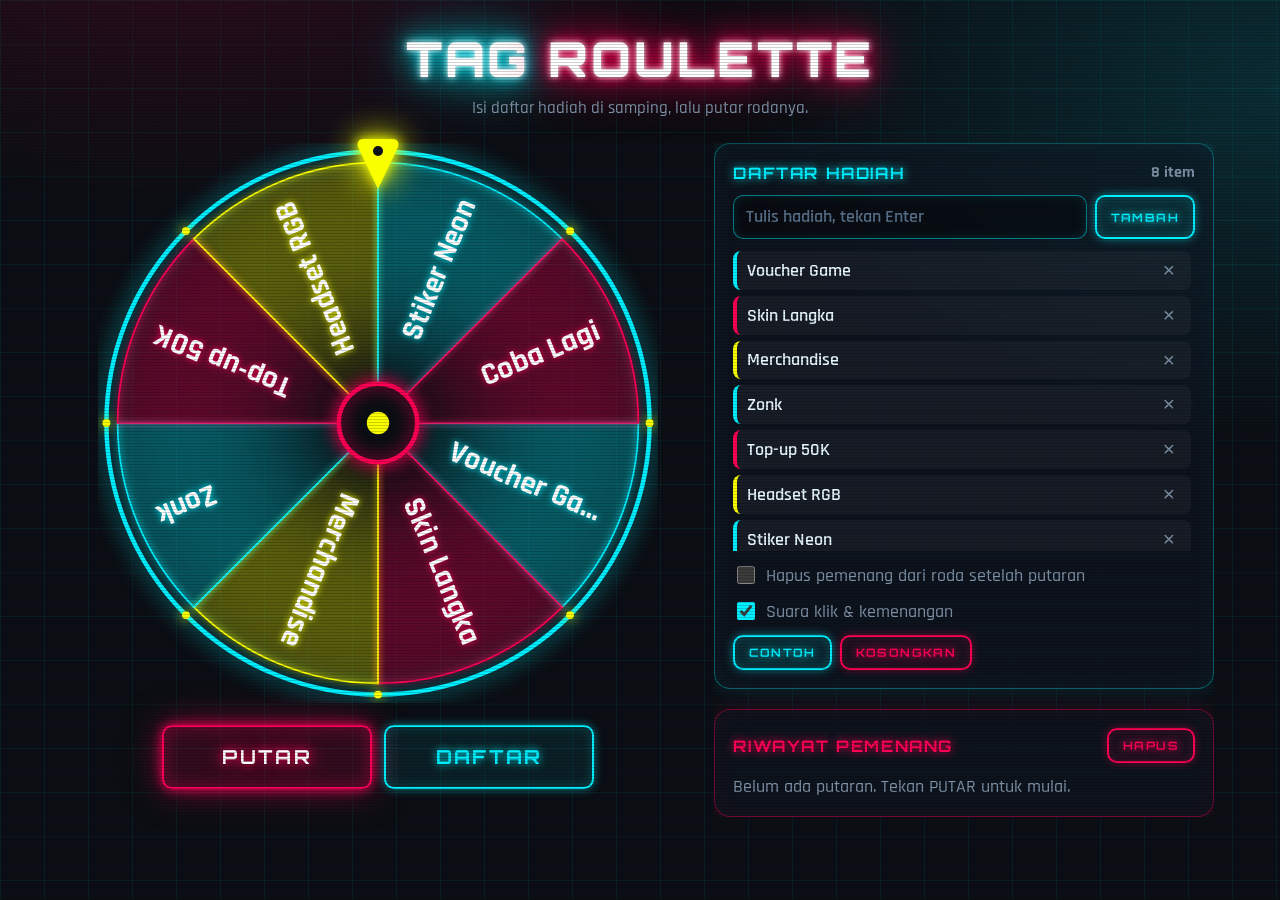
<file: index.html>
<!DOCTYPE html>
<html lang="id">
<head>
<meta charset="UTF-8">
<meta name="viewport" content="width=device-width, initial-scale=1, viewport-fit=cover">
<title>Neon Roulette</title>
<link rel="preconnect" href="https://fonts.googleapis.com">
<link href="https://fonts.googleapis.com/css2?family=Orbitron:wght@500;700;900&family=Rajdhani:wght@500;600;700&display=swap" rel="stylesheet">
<link rel="stylesheet" href="index.css">
</head>
<body>
<header>
  <h1>TAG <span>ROULETTE</span></h1>
  <p>Isi daftar hadiah di samping, lalu putar rodanya.</p>
</header>

<main id="mainLayout">
  <section class="stage" aria-label="Roda roulette">
    <div class="wheel-wrap">
      <svg class="pointer" id="pointer" viewBox="0 0 44 52" aria-hidden="true"><path d="M22 52 2 10Q0 2 8 2h28q8 0 6 8z" fill="#FAFF00"/><circle cx="22" cy="14" r="5" fill="#0B0E14"/></svg>
      <canvas id="wheel" aria-label="Roda dengan pilihan hadiah"></canvas>
    </div>
    <div class="stage-actions">
      <button class="btn spin" id="spinBtn">PUTAR</button>
      <button class="btn small toggle-list" id="toggleList" type="button" aria-controls="side" aria-expanded="true">DAFTAR</button>
    </div>
    <div class="sr" id="live" aria-live="polite"></div>
  </section>

  <aside class="side" id="side">
    <section class="panel">
      <h2>DAFTAR HADIAH <span class="count" id="count"></span></h2>
      <form class="add" id="addForm" onsubmit="return false">
        <input type="text" id="newItem" maxlength="40" placeholder="Tulis hadiah, tekan Enter" autocomplete="off" aria-label="Nama hadiah baru">
        <button class="btn small" id="addBtn" type="button">TAMBAH</button>
      </form>
      <ul id="items"></ul>
      <label class="toggle"><input type="checkbox" id="removeWin"> Hapus pemenang dari roda setelah putaran</label>
      <label class="toggle"><input type="checkbox" id="sound" checked> Suara klik &amp; kemenangan</label>
      <div class="row">
        <button class="btn small" id="sample" type="button">CONTOH</button>
        <button class="btn small warn" id="clear" type="button">KOSONGKAN</button>
      </div>
    </section>

    <section class="panel pink">
      <h2>RIWAYAT PEMENANG <button class="btn small warn" id="clearHist" type="button">HAPUS</button></h2>
      <ul id="history"></ul>
      <p class="empty" id="histEmpty">Belum ada putaran. Tekan PUTAR untuk mulai.</p>
    </section>
  </aside>
</main>

<div class="overlay" id="overlay" role="dialog" aria-modal="true" aria-labelledby="winName">
  <div class="modal">
    <small>PEMENANG</small>
    <div class="win" id="winName"></div>
    <div class="row">
      <button class="btn" id="again">PUTAR LAGI</button>
      <button class="btn small warn" id="close">TUTUP</button>
    </div>
  </div>
</div>
<script src="index.js" type="module"></script>
</body>
</html>
</file>
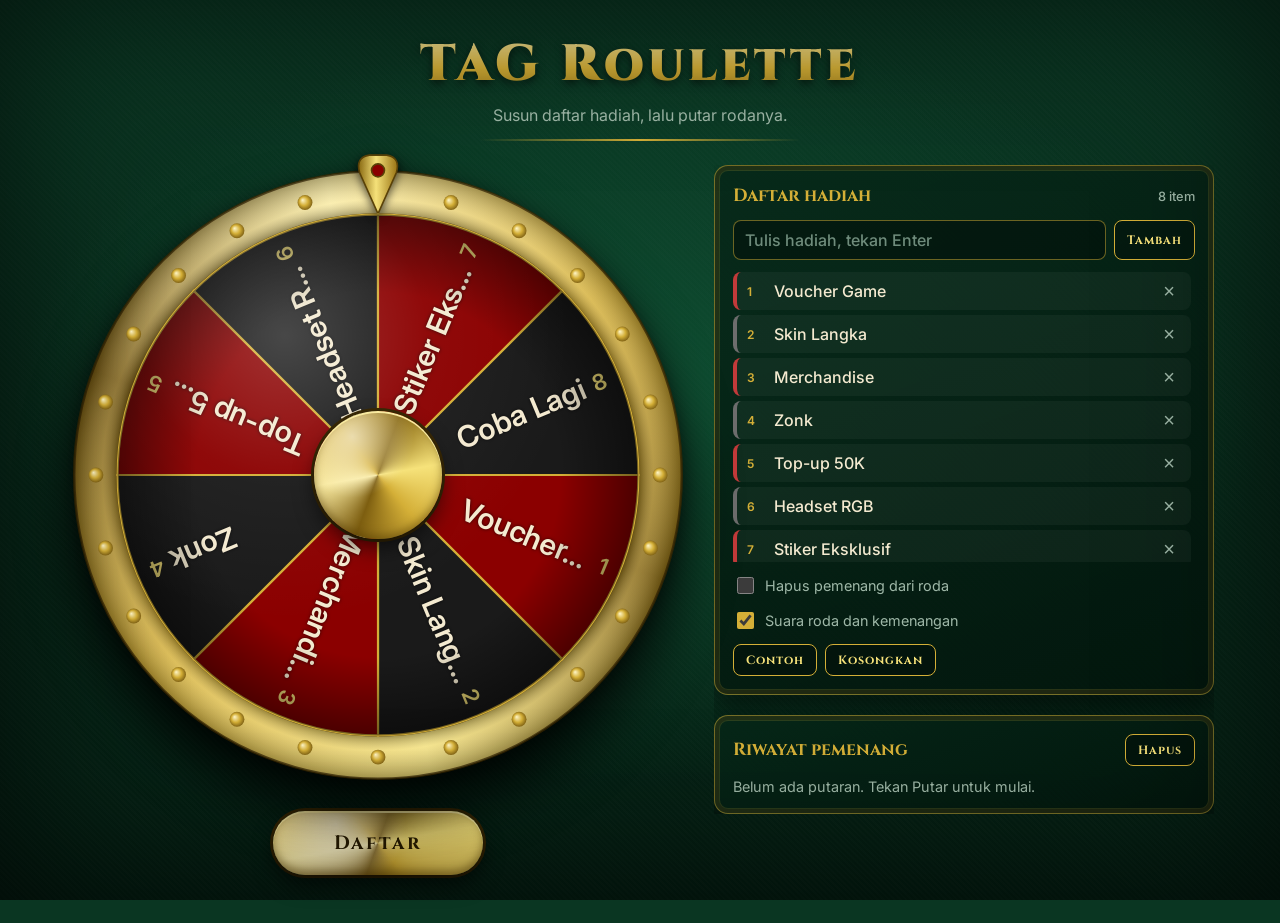
<file: index-2.html>
<!DOCTYPE html>
<html lang="id">
<head>
<meta charset="UTF-8">
<meta name="viewport" content="width=device-width, initial-scale=1, viewport-fit=cover">
<title>Velvet Roulette</title>
<link rel="preconnect" href="https://fonts.googleapis.com">
<link href="https://fonts.googleapis.com/css2?family=Cinzel:wght@500;700;900&family=Inter:wght@400;500;600&display=swap" rel="stylesheet">
<link rel="stylesheet" href="index-2.css">
</head>
<body>
<header>
  <h1>TAG Roulette</h1>
  <p>Susun daftar hadiah, lalu putar rodanya.</p>
  <div class="rule"></div>
</header>

<main id="mainLayout">
  <section class="stage" aria-label="Roda roulette">
    <div class="wheel-wrap">
      <svg class="pointer" id="pointer" viewBox="0 0 40 56" aria-hidden="true">
        <defs><linearGradient id="pg" x1="0" x2="1"><stop offset="0" stop-color="#8a6a12"/><stop offset=".45" stop-color="#F6E27A"/><stop offset="1" stop-color="#9a7515"/></linearGradient></defs>
        <path d="M20 56 3 18Q-1 4 12 2h16q13 2 9 16z" fill="url(#pg)" stroke="#5a4208" stroke-width="1.5"/>
        <circle cx="20" cy="16" r="6" fill="#8B0000" stroke="#5a4208" stroke-width="1.5"/>
      </svg>
      <canvas id="wheel" aria-label="Roda dengan pilihan hadiah"></canvas>
      <button class="btn gold spin-center" id="spinBtn" type="button" aria-label="Putar roda"></button>
    </div>
    <div class="stage-actions">
      <button class="btn gold toggle-list" id="toggleList" type="button" aria-controls="side" aria-expanded="true">Daftar</button>
    </div>
    <div class="sr" id="live" aria-live="polite"></div>
  </section>

  <aside class="side" id="side" aria-label="Daftar hadiah dan riwayat pemenang">
    <section class="panel p-list" aria-label="Daftar hadiah">
      <h2>Daftar hadiah <span class="count" id="count"></span></h2>
      <form class="add" onsubmit="return false">
        <input type="text" id="newItem" maxlength="40" placeholder="Tulis hadiah, tekan Enter" autocomplete="off" aria-label="Nama hadiah baru">
        <button class="btn small" id="addBtn" type="button">Tambah</button>
      </form>
      <ul id="items"></ul>
      <label class="toggle"><input type="checkbox" id="removeWin"> Hapus pemenang dari roda</label>
      <label class="toggle"><input type="checkbox" id="sound" checked> Suara roda dan kemenangan</label>
      <div class="row">
        <button class="btn small" id="sample" type="button">Contoh</button>
        <button class="btn small" id="clear" type="button">Kosongkan</button>
      </div>
    </section>

    <section class="panel p-hist" aria-label="Riwayat pemenang">
      <h2>Riwayat pemenang <button class="btn small" id="clearHist" type="button">Hapus</button></h2>
      <ul id="history"></ul>
      <p class="empty" id="histEmpty">Belum ada putaran. Tekan Putar untuk mulai.</p>
    </section>
  </aside>
</main>

<div class="overlay" id="overlay" role="dialog" aria-modal="true" aria-labelledby="winName">
  <div class="modal">
    <small>Pemenang</small>
    <div class="win" id="winName"></div>
    <div class="row">
      <button class="btn gold" id="again" style="font-size:1rem;padding:12px 32px">Putar lagi</button>
      <button class="btn small" id="close">Tutup</button>
    </div>
  </div>
</div>

<script src="index-2.js"></script>
</body>
</html>
</file>
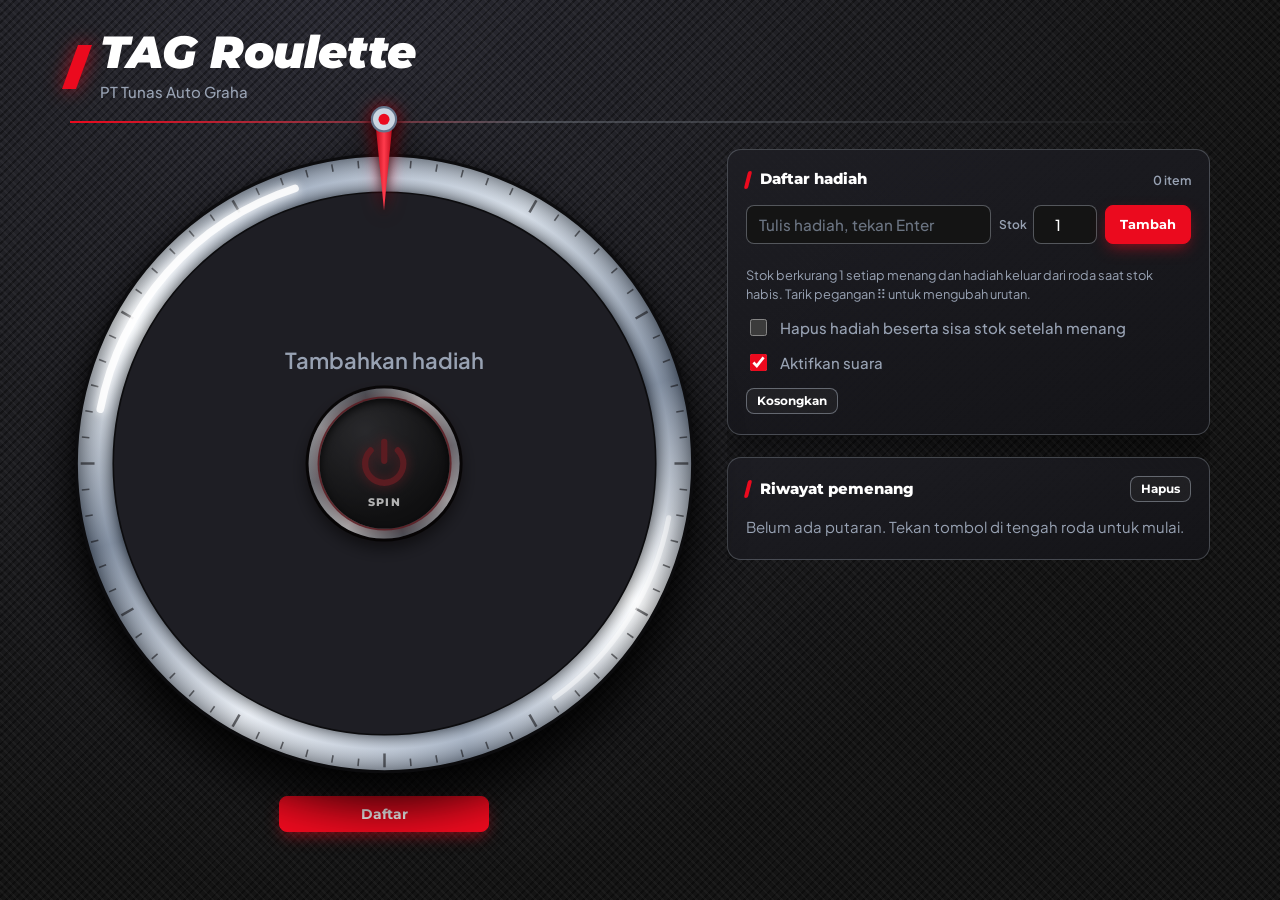
<file: index-3.html>
<!DOCTYPE html>
<html lang="id">
<head>
<meta charset="UTF-8">
<meta name="viewport" content="width=device-width, initial-scale=1, viewport-fit=cover">
<title>TAG Lucky Spin</title>
<link rel="preconnect" href="https://fonts.googleapis.com">
<link href="https://fonts.googleapis.com/css2?family=Montserrat:ital,wght@0,600;0,800;1,800;1,900&family=Plus+Jakarta+Sans:wght@500;600;700;800&display=swap" rel="stylesheet">
<link rel="stylesheet" href="index-3.css">
</head>
<body>
<header>
  <div class="slash" aria-hidden="true"></div>
  <div>
    <h1>TAG Roulette</h1>
    <p>PT Tunas Auto Graha</p>
  </div>
</header>
<div class="hline"></div>

<main id="mainLayout">
  <section class="stage" aria-label="Roda hadiah">
    <div class="wheel-wrap">
      <svg class="needle" id="needle" viewBox="0 0 40 96" aria-hidden="true">
        <defs><linearGradient id="ng" x1="0" x2="1"><stop offset="0" stop-color="#b80818"/><stop offset=".5" stop-color="#ff3b4c"/><stop offset="1" stop-color="#b80818"/></linearGradient></defs>
        <path d="M20 96 12 14h16z" fill="url(#ng)"/>
        <circle cx="20" cy="13" r="11" fill="#CBD5E1" stroke="#64748b" stroke-width="2"/><circle cx="20" cy="13" r="5" fill="#EB0A1E"/>
      </svg>
      <canvas id="wheel" aria-label="Roda dengan pilihan hadiah"></canvas>
      <button class="start" id="spinBtn" aria-label="Putar roda">
        <svg viewBox="0 0 24 24" fill="none" stroke="#EB0A1E" stroke-width="2.6" stroke-linecap="round" aria-hidden="true"><path d="M12 3v8"/><path d="M6.3 6.6a8 8 0 1 0 11.4 0"/></svg>
        <span>SPIN</span>
      </button>
    </div>
    <button class="btn red list-toggle" id="toggleList" type="button" aria-controls="side" aria-expanded="true">Daftar</button>
    <div class="sr" id="live" aria-live="polite"></div>
  </section>

  <aside class="side" id="side">
    <section class="panel" aria-label="Daftar hadiah">
      <h2>Daftar hadiah <span class="count" id="count"></span></h2>
      <form class="add" onsubmit="return false">
        <input type="text" id="newItem" maxlength="40" placeholder="Tulis hadiah, tekan Enter" autocomplete="off" aria-label="Nama hadiah baru">
        <label class="stock-field"><span>Stok</span><input type="number" id="newStock" min="1" max="9999" step="1" value="1" required aria-label="Stok hadiah" title="Stok hadiah"></label>
        <button class="btn red" id="addBtn" type="button">Tambah</button>
      </form>
      <ul id="items"></ul>
      <p class="hint">Stok berkurang 1 setiap menang dan hadiah keluar dari roda saat stok habis. Tarik pegangan ⠿ untuk mengubah urutan.</p>
      <label class="toggle"><input type="checkbox" id="removeWin"> Hapus hadiah beserta sisa stok setelah menang</label>
      <label class="toggle"><input type="checkbox" id="sound" checked> Aktifkan suara</label>
      <div class="row">
        <button class="btn small" id="clear" type="button">Kosongkan</button>
      </div>
    </section>

    <section class="panel" aria-label="Riwayat pemenang">
      <h2>Riwayat pemenang <button class="btn small" id="clearHist" type="button">Hapus</button></h2>
      <ul id="history"></ul>
      <p class="empty" id="histEmpty">Belum ada putaran. Tekan tombol di tengah roda untuk mulai.</p>
    </section>
  </aside>
</main>

<div class="overlay" id="overlay" role="dialog" aria-modal="true" aria-labelledby="winName">
  <div class="modal">
    <small>Selamat! Hadiah Anda</small>
    <div class="badge" id="badge" hidden>HADIAH UTAMA</div>
    <div class="win" id="winName"></div>
    <div class="row">
      <button class="btn red" id="again">Putar lagi</button>
      <button class="btn" id="close">Tutup</button>
    </div>
  </div>
</div>
<canvas id="fx" aria-hidden="true"></canvas>

<script src="index-3.js" type="module"></script>
</body>
</html>
</file>
<file: index.css>
:root{
  --bg:#0B0E14; --cyan:#00F0FF; --mag:#FF0055; --yel:#FAFF00; --text:#E6F7FF; --muted:#7f93a8;
  --glass:rgba(18,24,38,.55);
  box-sizing:border-box; padding-top:env(safe-area-inset-top,0px); padding-bottom:env(safe-area-inset-bottom,0px);
  color-scheme:dark;
}
*,*::before,*::after{box-sizing:inherit}
html{scroll-padding-top:env(safe-area-inset-top,0px);scrollbar-width:none;-ms-overflow-style:none}
html::-webkit-scrollbar{display:none}
body{
  margin:0; min-height:100vh; background:var(--bg); color:var(--text);
  font-family:'Rajdhani',system-ui,sans-serif; font-weight:500; font-size:18px;
  background-image:
    radial-gradient(900px 500px at 15% -10%,rgba(255,0,85,.16),transparent 60%),
    radial-gradient(900px 600px at 100% 10%,rgba(0,240,255,.14),transparent 60%),
    linear-gradient(rgba(0,240,255,.06) 1px,transparent 1px),
    linear-gradient(90deg,rgba(0,240,255,.06) 1px,transparent 1px);
  background-size:auto,auto,44px 44px,44px 44px;
  background-attachment:fixed;
}
body::after{content:"";position:fixed;inset:0;pointer-events:none;
  background:repeating-linear-gradient(0deg,rgba(0,0,0,.18) 0 1px,transparent 1px 3px);mix-blend-mode:multiply}
body::before{content:"";position:fixed;inset:0 0 auto;height:env(safe-area-inset-top,0px);background:var(--bg);z-index:10}
h1,h2,.btn{font-family:'Orbitron',sans-serif}
header{text-align:center;padding:28px 16px 4px}
h1{margin:0;font-weight:900;font-size:clamp(1.8rem,5vw,3rem);letter-spacing:.06em;color:#fff;
  text-shadow:0 0 6px #fff,0 0 14px var(--cyan),0 0 30px var(--cyan),0 0 60px var(--cyan);
  animation:flick 5s infinite}
h1 span{color:#fff;text-shadow:0 0 6px #fff,0 0 14px var(--mag),0 0 30px var(--mag),0 0 60px var(--mag)}
header p{margin:8px 0 0;color:var(--muted);font-size:1.05rem}
@keyframes flick{0%,92%,100%{opacity:1}93%{opacity:.55}94%{opacity:1}96%{opacity:.7}97%{opacity:1}}

main{max-width:1180px;margin:0 auto;padding:20px 16px 40px;display:grid;grid-template-columns:minmax(0,1.25fr) minmax(0,1fr);gap:24px;align-items:start;
  transition:grid-template-columns .35s ease,gap .35s ease}
@media(max-width:860px){main{grid-template-columns:1fr}}
.stage-actions{display:flex;align-items:center;justify-content:center;flex-wrap:wrap;gap:12px}

.stage{display:flex;flex-direction:column;align-items:center;gap:22px}
.wheel-wrap{position:relative;width:min(100%,560px);aspect-ratio:1}
canvas{width:100%;height:100%;display:block}
.side{min-width:0;max-height:1200px;overflow:hidden;transition:max-height .35s ease,opacity .25s ease,transform .35s ease}
main.sidebar-hidden{grid-template-columns:minmax(0,1fr) minmax(0,0fr);gap:0}
main.sidebar-hidden .side{max-height:0;opacity:0;transform:translateX(24px);pointer-events:none}
.pointer{position:absolute;left:50%;top:-6px;transform:translateX(-50%);width:44px;height:52px;z-index:3;
  filter:drop-shadow(0 0 6px var(--yel)) drop-shadow(0 0 16px var(--yel))}
.pointer.hit{animation:hit .12s}
@keyframes hit{50%{transform:translateX(-50%) translateY(4px) rotate(-6deg)}}

.btn{cursor:pointer;border:2px solid var(--cyan);background:rgba(0,240,255,.08);color:var(--cyan);
  font-weight:700;letter-spacing:.12em;padding:12px 22px;border-radius:10px;font-size:.9rem;
  text-shadow:0 0 8px var(--cyan);box-shadow:0 0 10px rgba(0,240,255,.5),inset 0 0 12px rgba(0,240,255,.2);
  transition:background .15s,box-shadow .15s,transform .1s}
.btn:hover:not(:disabled){background:rgba(0,240,255,.2);box-shadow:0 0 18px var(--cyan),0 0 40px rgba(0,240,255,.45),inset 0 0 16px rgba(0,240,255,.3)}
.btn:active:not(:disabled){transform:scale(.97)}
.btn:disabled{opacity:.4;cursor:not-allowed}
.btn:focus-visible,input:focus-visible,summary:focus-visible{outline:3px solid var(--yel);outline-offset:3px}
.btn.spin{font-size:1.4rem;padding:16px 56px;border-color:var(--mag);color:#fff;
  background:rgba(255,0,85,.16);text-shadow:0 0 10px var(--mag),0 0 22px var(--mag);
  box-shadow:0 0 12px var(--mag),0 0 36px rgba(255,0,85,.5),inset 0 0 18px rgba(255,0,85,.35)}
.btn.spin:hover:not(:disabled){background:rgba(255,0,85,.3);box-shadow:0 0 20px var(--mag),0 0 60px rgba(255,0,85,.6),inset 0 0 24px rgba(255,0,85,.5)}
.btn.small{padding:8px 14px;font-size:.72rem}
.stage-actions .btn{width:min(42vw,210px);height:64px;padding:12px;font-size:clamp(1rem,3vw,1.2rem)}
.btn.warn{border-color:var(--mag);color:var(--mag);text-shadow:0 0 8px var(--mag);background:rgba(255,0,85,.06);box-shadow:0 0 8px rgba(255,0,85,.4),inset 0 0 10px rgba(255,0,85,.15)}

.side{display:flex;flex-direction:column;gap:20px}
.panel{background:var(--glass);backdrop-filter:blur(10px);-webkit-backdrop-filter:blur(10px);
  border:1px solid rgba(0,240,255,.35);border-radius:16px;padding:18px;
  box-shadow:0 0 22px rgba(0,240,255,.15),inset 0 0 24px rgba(0,240,255,.05)}
.panel.pink{border-color:rgba(255,0,85,.4);box-shadow:0 0 22px rgba(255,0,85,.15),inset 0 0 24px rgba(255,0,85,.05)}
h2{margin:0 0 12px;font-size:1rem;letter-spacing:.1em;color:var(--cyan);text-shadow:0 0 10px var(--cyan);display:flex;justify-content:space-between;align-items:center;gap:8px}
.panel.pink h2{color:var(--mag);text-shadow:0 0 10px var(--mag)}
.count{font-family:'Rajdhani';font-size:1rem;color:var(--muted);text-shadow:none;letter-spacing:0}

.add{display:flex;gap:8px;margin-bottom:12px}
input[type=text]{flex:1;min-width:0;background:rgba(0,0,0,.4);border:1px solid rgba(0,240,255,.5);color:var(--text);
  font:600 1.1rem 'Rajdhani',sans-serif;padding:10px 12px;border-radius:10px;box-shadow:inset 0 0 10px rgba(0,240,255,.12)}
input::placeholder{color:#58708a}
ul{list-style:none;margin:0;padding:0}
#items{max-height:300px;overflow:auto;display:flex;flex-direction:column;gap:6px;padding-right:4px;scrollbar-width:none;-ms-overflow-style:none}
#items::-webkit-scrollbar{display:none}
#items li{display:flex;align-items:center;gap:10px;padding:7px 10px;border-radius:8px;background:rgba(255,255,255,.04);border-left:4px solid var(--c)}
#items li span{flex:1;overflow-wrap:anywhere;font-weight:600}
.x{background:none;border:0;color:var(--muted);font-size:1.3rem;cursor:pointer;line-height:1;padding:2px 6px;border-radius:6px}
.x:hover{color:var(--mag);text-shadow:0 0 8px var(--mag)}
.x:focus-visible{outline:2px solid var(--yel)}
.row{display:flex;flex-wrap:wrap;gap:8px;margin-top:12px;align-items:center}
.toggle{display:flex;align-items:center;gap:8px;color:var(--muted);cursor:pointer;margin-top:12px}
.toggle input{accent-color:var(--cyan);width:18px;height:18px}
#history li{display:flex;gap:10px;padding:7px 4px;border-bottom:1px dashed rgba(255,0,85,.3)}
#history li b{color:var(--yel);text-shadow:0 0 8px rgba(250,255,0,.7);font-family:'Orbitron';font-size:.8rem;min-width:2.2em}
.empty{color:var(--muted);margin:0}

.overlay{position:fixed;inset:0;z-index:20;display:none;align-items:center;justify-content:center;padding:20px;background:rgba(5,7,12,.7);backdrop-filter:blur(6px);-webkit-backdrop-filter:blur(6px)}
.overlay.show{display:flex}
.modal{width:min(94vw,460px);text-align:center;background:var(--glass);backdrop-filter:blur(14px);-webkit-backdrop-filter:blur(14px);
  border:2px solid var(--yel);border-radius:20px;padding:30px 22px;
  box-shadow:0 0 24px var(--yel),0 0 80px rgba(250,255,0,.3),inset 0 0 30px rgba(250,255,0,.1);animation:pop .35s cubic-bezier(.2,1.5,.4,1)}
@keyframes pop{from{transform:scale(.6);opacity:0}}
.modal small{font-family:'Orbitron';letter-spacing:.2em;color:var(--cyan);text-shadow:0 0 10px var(--cyan)}
.modal .win{font-family:'Orbitron';font-weight:900;font-size:clamp(1.6rem,7vw,2.6rem);margin:16px 0 24px;color:#fff;overflow-wrap:anywhere;
  text-shadow:0 0 8px #fff,0 0 20px var(--yel),0 0 44px var(--yel)}
.modal .row{justify-content:center}
.sr{position:absolute;width:1px;height:1px;overflow:hidden;clip:rect(0 0 0 0)}
@media(prefers-reduced-motion:reduce){h1{animation:none}.modal{animation:none}.pointer.hit{animation:none}main,.side{transition:none}}
</file>
<file: index-2.css>
:root{
  --felt:#0A3622; --felt-d:#041c11; --gold:#D4AF37; --gold-l:#F6E27A; --gold-d:#7d5e10;
  --maroon:#8B0000; --coal:#1A1A1A; --cream:#F4EAD0; --muted:#9fb8a8;
  --goldgrad:conic-gradient(from 20deg,#8a6a12,#f6e27a,#D4AF37,#7d5e10,#f9eaa0,#D4AF37,#8a6a12);
  box-sizing:border-box; padding-top:env(safe-area-inset-top,0px); padding-bottom:env(safe-area-inset-bottom,0px);
  color-scheme:dark;
}
*,*::before,*::after{box-sizing:inherit}
html{scroll-padding-top:env(safe-area-inset-top,0px);scrollbar-width:none;-ms-overflow-style:none}
html::-webkit-scrollbar{display:none}
body{margin:0;min-height:100vh;color:var(--cream);font-family:'Inter',system-ui,sans-serif;font-size:16px;
  background:
    radial-gradient(ellipse 70% 60% at 50% 45%,rgba(20,110,70,.55),transparent 70%),
    repeating-linear-gradient(45deg,rgba(255,255,255,.012) 0 2px,transparent 2px 4px),
    linear-gradient(var(--felt),var(--felt-d));
  background-color:var(--felt);background-attachment:fixed}
body::before{content:"";position:fixed;inset:0 0 auto;height:env(safe-area-inset-top,0px);background:var(--felt-d);z-index:10}
body::after{content:"";position:fixed;inset:0;pointer-events:none;box-shadow:inset 0 0 160px rgba(0,0,0,.65)}
h1,h2,.btn{font-family:'Cinzel',serif}

header{text-align:center;padding:30px 16px 0}
h1{margin:0;font-weight:900;font-size:clamp(1.9rem,5vw,3.2rem);letter-spacing:.08em;
  background:linear-gradient(180deg,#fff3b0,#D4AF37 55%,#8a6a12);-webkit-background-clip:text;background-clip:text;color:transparent;
  filter:drop-shadow(0 3px 4px rgba(0,0,0,.6))}
header p{margin:6px 0 0;color:var(--muted);font-size:1rem}
.rule{width:min(320px,70%);height:2px;margin:14px auto 0;background:linear-gradient(90deg,transparent,var(--gold),transparent)}

main{max-width:1180px;margin:0 auto;padding:24px 16px 48px;display:grid;gap:24px;align-items:start;
  grid-template-columns:minmax(0,1.25fr) minmax(0,1fr);grid-template-areas:"stage side";
  transition:grid-template-columns .35s ease,gap .35s ease}
@media(max-width:860px){main{grid-template-columns:1fr;grid-template-areas:"stage" "side"}}
.stage-actions{display:flex;align-items:center;justify-content:center;flex-wrap:wrap;gap:12px}
.stage{grid-area:stage}
.side{grid-area:side;display:flex;flex-direction:column;gap:20px;min-width:0;max-height:3000px;overflow:hidden;
  transition:max-height .35s ease,opacity .25s ease,transform .35s ease}
main.sidebar-hidden{grid-template-columns:minmax(0,1fr) minmax(0,0fr);grid-template-areas:"stage side";gap:0}
main.sidebar-hidden .side{max-height:0;opacity:0;transform:translateX(24px);pointer-events:none}
@media(max-width:860px){main.sidebar-hidden{grid-template-columns:1fr;grid-template-areas:"stage" "side"}}

.stage{display:flex;flex-direction:column;align-items:center;gap:26px}
.wheel-wrap{position:relative;width:min(100%,620px);aspect-ratio:1;filter:drop-shadow(0 28px 26px rgba(0,0,0,.65)) drop-shadow(0 6px 8px rgba(0,0,0,.5))}
canvas{width:100%;height:100%;display:block}
.pointer{position:absolute;left:50%;top:-2%;transform:translateX(-50%);width:7%;min-width:30px;z-index:3;filter:drop-shadow(0 4px 4px rgba(0,0,0,.6))}
.pointer.hit{animation:hit .12s}
@keyframes hit{50%{transform:translateX(-50%) rotate(-8deg)}}

.btn{cursor:pointer;border:1px solid var(--gold);color:var(--gold-l);background:rgba(0,0,0,.28);font-weight:700;letter-spacing:.08em;
  padding:10px 18px;border-radius:8px;font-size:.85rem;transition:background .15s,transform .1s,filter .15s}
.btn:hover:not(:disabled){background:rgba(212,175,55,.18)}
.btn:active:not(:disabled){transform:scale(.97)}
.btn:disabled{opacity:.45;cursor:not-allowed}
.btn:focus-visible,input:focus-visible{outline:3px solid var(--gold-l);outline-offset:3px}
.btn.small{padding:7px 12px;font-size:.75rem}
.btn.gold{border:0;color:#2a1d00;font-size:1.25rem;padding:18px 64px;border-radius:999px;letter-spacing:.14em;
  background:radial-gradient(circle at 30% 20%,rgba(255,255,255,.6),transparent 45%),var(--goldgrad);
  box-shadow:0 10px 20px rgba(0,0,0,.55),0 2px 0 #f9eaa0 inset,0 -4px 8px rgba(80,55,0,.5) inset,0 0 0 3px #3b2a05}
.btn.gold:hover:not(:disabled){background:radial-gradient(circle at 30% 20%,rgba(255,255,255,.75),transparent 50%),var(--goldgrad);filter:brightness(1.08)}
.btn.gold:active:not(:disabled){box-shadow:0 4px 10px rgba(0,0,0,.55),0 2px 0 #f9eaa0 inset,0 -2px 6px rgba(80,55,0,.5) inset,0 0 0 3px #3b2a05}
.stage-actions .btn{width:min(42vw,210px);height:64px;padding:12px;font-size:clamp(1rem,3vw,1.2rem)}
.spin-center{position:absolute;left:50%;top:50%;z-index:4;display:grid;place-items:center;width:17%;aspect-ratio:1;padding:0;
  transform:translate(-50%,-50%);border-radius:50%;font-size:clamp(.55rem,2vw,.9rem);letter-spacing:.06em}
.spin-center:active:not(:disabled){transform:translate(-50%,-50%) scale(.97)}

.panel{background:linear-gradient(160deg,rgba(7,40,25,.88),rgba(3,22,13,.92));border:1px solid rgba(212,175,55,.55);border-radius:14px;padding:18px;
  box-shadow:0 14px 28px rgba(0,0,0,.45),inset 0 0 0 4px rgba(0,0,0,.25),inset 0 0 0 5px rgba(212,175,55,.18)}
h2{margin:0 0 12px;font-size:1.1rem;font-weight:700;color:var(--gold);display:flex;justify-content:space-between;align-items:center;gap:8px}
.count{font-family:'Inter';font-size:.8rem;font-weight:500;color:var(--muted)}

.add{display:flex;gap:8px;margin-bottom:12px}
input[type=text]{flex:1;min-width:0;background:rgba(0,0,0,.35);border:1px solid rgba(212,175,55,.5);color:var(--cream);
  font:500 1rem 'Inter',sans-serif;padding:9px 11px;border-radius:8px}
input::placeholder{color:#6f8c7c}
ul{list-style:none;margin:0;padding:0}
#items{max-height:290px;overflow:auto;display:flex;flex-direction:column;gap:5px;padding-right:4px;scrollbar-width:none;-ms-overflow-style:none}
#items::-webkit-scrollbar{display:none}
#items li{display:flex;align-items:center;gap:10px;padding:7px 10px;border-radius:8px;background:rgba(255,255,255,.04);border-left:4px solid var(--c)}
#items li i{font-style:normal;font-size:.75rem;font-weight:600;color:var(--gold);min-width:1.4em}
#items li span{flex:1;overflow-wrap:anywhere;font-weight:500}
.x{background:none;border:0;color:var(--muted);font-size:1.25rem;cursor:pointer;line-height:1;padding:2px 6px;border-radius:6px}
.x:hover{color:#ff8a8a}.x:focus-visible{outline:2px solid var(--gold-l)}
.row{display:flex;flex-wrap:wrap;gap:8px;margin-top:12px;align-items:center}
.toggle{display:flex;align-items:center;gap:8px;color:var(--muted);cursor:pointer;margin-top:12px;font-size:.9rem}
.toggle input{accent-color:var(--gold);width:17px;height:17px}
#history li{display:flex;gap:12px;align-items:baseline;padding:8px 2px;border-bottom:1px solid rgba(212,175,55,.2)}
#history li b{font-family:'Cinzel';color:var(--gold);min-width:2.2em}
#history li:first-child span{color:#fff;font-weight:600}
.empty{color:var(--muted);margin:0;font-size:.9rem}

.overlay{position:fixed;inset:0;z-index:20;display:none;align-items:center;justify-content:center;padding:20px;background:rgba(2,12,7,.75)}
.overlay.show{display:flex}
.modal{width:min(94vw,460px);text-align:center;padding:34px 24px;border-radius:18px;
  background:radial-gradient(circle at 50% 0%,#14603c,#06281a 70%);border:2px solid var(--gold);
  box-shadow:0 30px 60px rgba(0,0,0,.7),inset 0 0 0 6px rgba(0,0,0,.3),inset 0 0 0 7px rgba(212,175,55,.35);animation:pop .4s cubic-bezier(.2,1.4,.4,1)}
@keyframes pop{from{transform:scale(.7);opacity:0}}
.modal small{font-family:'Cinzel';font-size:1rem;letter-spacing:.2em;color:var(--gold)}
.modal .win{font-family:'Cinzel';font-weight:900;font-size:clamp(1.7rem,7vw,2.7rem);margin:14px 0 24px;overflow-wrap:anywhere;
  background:linear-gradient(180deg,#fff3b0,#D4AF37 60%,#9a7515);-webkit-background-clip:text;background-clip:text;color:transparent;filter:drop-shadow(0 3px 3px rgba(0,0,0,.6))}
.modal .row{justify-content:center}
.sr{position:absolute;width:1px;height:1px;overflow:hidden;clip:rect(0 0 0 0)}
@media(prefers-reduced-motion:reduce){.modal{animation:none}.pointer.hit{animation:none}main,.side{transition:none}}
</file>
<file: index-3.css>
:root{
  --red:#EB0A1E; --red-d:#B80818; --asp:#141414; --asp2:#1E1E24; --white:#FFFFFF; --chrome:#CBD5E1; --muted:#98a2b3;
  --chromegrad:conic-gradient(from 30deg,#f8fafc,#94a3b8,#e2e8f0,#64748b,#f1f5f9,#94a3b8,#cbd5e1,#64748b,#f8fafc);
  color-scheme:dark; box-sizing:border-box; padding-top:env(safe-area-inset-top,0px); padding-bottom:env(safe-area-inset-bottom,0px);
}
*,*::before,*::after{box-sizing:inherit}
html{scroll-padding-top:env(safe-area-inset-top,0px);scrollbar-width:none;-ms-overflow-style:none}
html::-webkit-scrollbar{display:none}
body{margin:0;min-height:100vh;color:var(--white);font-family:'Plus Jakarta Sans',system-ui,sans-serif;font-size:15px;line-height:1.5;
  background:
    repeating-linear-gradient(45deg,rgba(255,255,255,.035) 0 2px,transparent 2px 6px),
    repeating-linear-gradient(-45deg,rgba(0,0,0,.35) 0 2px,transparent 2px 6px),
    radial-gradient(ellipse at 25% 0%,#2a2a33,var(--asp) 70%);
  background-color:var(--asp);background-attachment:fixed}
body::before{content:"";position:fixed;inset:0 0 auto;height:env(safe-area-inset-top,0px);background:var(--asp);z-index:10}
h1,h2,.btn,.modal .win{font-family:'Montserrat',sans-serif}

header{max-width:1180px;margin:0 auto;padding:30px 20px 0;display:flex;align-items:center;gap:16px}
.slash{width:14px;height:44px;background:var(--red);transform:skewX(-20deg);box-shadow:0 0 18px rgba(235,10,30,.6);flex:none}
h1{margin:0;font-weight:900;font-style:italic;font-size:clamp(1.7rem,4.6vw,2.8rem);letter-spacing:-.01em;line-height:1}
header p{margin:6px 0 0;color:var(--muted);font-weight:500}
.hline{max-width:1140px;height:2px;margin:18px auto 0;background:linear-gradient(90deg,var(--red),rgba(203,213,225,.25) 40%,transparent)}

main{max-width:1180px;margin:0 auto;padding:26px 20px 48px;display:grid;grid-template-columns:minmax(0,1.3fr) minmax(0,1fr);gap:28px;align-items:start;
  transition:grid-template-columns .35s ease,gap .35s ease}
@media(max-width:880px){main{grid-template-columns:1fr}}
.stage{display:flex;flex-direction:column;align-items:center;gap:18px}
.wheel-wrap{position:relative;width:min(100%,640px);aspect-ratio:1;filter:drop-shadow(0 26px 24px rgba(0,0,0,.7)) drop-shadow(0 4px 6px rgba(0,0,0,.6))}
canvas#wheel{width:100%;height:100%;display:block}
.side{min-width:0;max-height:3000px;overflow:hidden;transition:max-height .35s ease,opacity .25s ease,transform .35s ease}
main.sidebar-hidden{grid-template-columns:minmax(0,1fr) minmax(0,0fr);gap:0}
main.sidebar-hidden .side{max-height:0;opacity:0;transform:translateX(24px);pointer-events:none}
@media(max-width:880px){main.sidebar-hidden{grid-template-columns:1fr;gap:0}}
.btn.list-toggle{min-width:210px;padding:9px 18px;font-size:.85rem}
.needle{position:absolute;left:50%;top:-7%;width:7%;transform:translateX(-50%);transform-origin:50% 13%;z-index:3;filter:drop-shadow(0 6px 5px rgba(0,0,0,.65)) drop-shadow(0 0 8px rgba(235,10,30,.6))}
.needle.hit{animation:hit .1s}
@keyframes hit{50%{transform:translateX(-50%) rotate(-9deg)}}

/* tombol Engine Start/Stop di poros */
.start{position:absolute;left:50%;top:50%;width:24%;aspect-ratio:1;transform:translate(-50%,-50%);z-index:4;border:0;border-radius:50%;cursor:pointer;padding:0;
  background:var(--chromegrad);box-shadow:0 8px 18px rgba(0,0,0,.65),0 0 0 3px #0c0c0e;display:grid;place-items:center;transition:transform .1s,filter .15s}
.start::before{content:"";position:absolute;inset:7%;border-radius:50%;background:radial-gradient(circle at 35% 25%,#3a3a44,#16161a 70%);box-shadow:inset 0 3px 8px rgba(0,0,0,.8),0 0 0 2px rgba(235,10,30,.85),0 0 16px rgba(235,10,30,.55)}
.start svg{position:relative;width:38%;filter:drop-shadow(0 0 6px rgba(235,10,30,.9))}
.start span{position:absolute;bottom:20%;font:800 clamp(.45rem,1.4vw,.7rem) 'Montserrat',sans-serif;letter-spacing:.12em;color:var(--white)}
.start:hover:not(:disabled){filter:brightness(1.12)}
.start:active:not(:disabled){transform:translate(-50%,-50%) scale(.95)}
.start:disabled{cursor:not-allowed;filter:grayscale(.6) brightness(.7)}
.start:not(:disabled)::before{animation:breathe 2.4s ease-in-out infinite}
@keyframes breathe{50%{box-shadow:inset 0 3px 8px rgba(0,0,0,.8),0 0 0 2px #ff3b4c,0 0 28px rgba(235,10,30,.85)}}

.btn{cursor:pointer;border:1px solid rgba(203,213,225,.4);background:rgba(255,255,255,.04);color:var(--white);font-weight:700;font-size:.8rem;padding:8px 14px;border-radius:8px;transition:background .15s,transform .1s}
.btn:hover:not(:disabled){background:rgba(255,255,255,.12)}
.btn:active:not(:disabled){transform:scale(.97)}
.btn:disabled{opacity:.5;cursor:not-allowed}
.btn:focus-visible,.start:focus-visible,input:focus-visible,.star:focus-visible{outline:3px solid #fff;outline-offset:3px}
.btn.red{background:var(--red);border-color:var(--red);box-shadow:0 6px 16px -4px rgba(235,10,30,.6)}
.btn.red:hover:not(:disabled){background:#ff1f33}
.btn.small{padding:5px 10px;font-size:.72rem}

.side{display:flex;flex-direction:column;gap:22px}
.panel{background:linear-gradient(160deg,rgba(30,30,36,.95),rgba(20,20,24,.95));border:1px solid rgba(203,213,225,.25);border-radius:14px;padding:18px 18px 20px;box-shadow:0 16px 30px rgba(0,0,0,.45)}
h2{margin:0 0 14px;font-size:.95rem;font-weight:800;display:flex;align-items:center;gap:10px}
h2::before{content:"";width:4px;height:18px;background:var(--red);border-radius:2px;transform:skewX(-14deg)}
h2 .count,h2 .btn{margin-left:auto}
.count{font:600 .78rem 'Plus Jakarta Sans';color:var(--muted)}
.add{display:flex;gap:8px;margin-bottom:12px}
input[type=text],input[type=number]{min-width:0;font:500 .95rem 'Plus Jakarta Sans',sans-serif;color:var(--white);background:var(--asp);border:1px solid rgba(203,213,225,.35);border-radius:8px;padding:9px 12px}
input[type=text]{flex:1}
input[type=number]{width:64px;flex:none;text-align:center;padding-left:6px;padding-right:6px}
.stock-field{display:flex;align-items:center;gap:6px;flex:none;color:var(--muted);font-size:.75rem;font-weight:600}
@media(max-width:480px){.add{flex-wrap:wrap}input[type=text]{flex:1 1 100%}.stock-field,.add .btn{flex:1}input[type=number]{flex:1;width:auto}}
input::placeholder{color:#6b7482}
ul{list-style:none;margin:0;padding:0}
#items{max-height:290px;overflow:auto;display:flex;flex-direction:column;gap:5px;padding-right:3px;scrollbar-width:none;-ms-overflow-style:none}
#items::-webkit-scrollbar{display:none}
#items li{display:flex;align-items:center;gap:10px;padding:7px 8px 7px 10px;border-radius:8px;background:rgba(255,255,255,.04)}
#items li.dragging{opacity:.5;box-shadow:inset 0 0 0 1px var(--red)}
#items li::before{content:"";width:12px;height:12px;border-radius:3px;background:var(--c);border:1px solid var(--chrome);flex:none;transform:skewX(-12deg)}
#items li span{flex:1;overflow-wrap:anywhere;font-weight:600}
#items li .stock{flex:none;color:var(--muted);font-size:.68rem;white-space:nowrap}
.move-handle{flex:none;padding:2px 4px;border:0;border-radius:4px;background:none;color:var(--muted);font-size:1.1rem;line-height:1;cursor:grab;touch-action:none;user-select:none}
.move-handle:hover{color:var(--white)}.move-handle:active{cursor:grabbing}.move-handle:focus-visible{outline:2px solid #fff}
.star,.x{background:none;border:0;cursor:pointer;line-height:1;padding:3px 7px;border-radius:6px;color:#6b7482;font-size:1.05rem}
.star:hover{color:#fff}.star[aria-pressed=true]{color:var(--red);text-shadow:0 0 8px rgba(235,10,30,.8)}
.x{font-size:1.2rem}.x:hover{color:var(--red)}.x:focus-visible{outline:2px solid #fff}
.hint{margin:10px 0 0;color:var(--muted);font-size:.8rem}
.toggle{display:flex;align-items:center;gap:10px;color:var(--muted);cursor:pointer;margin-top:12px;font-weight:500}
.toggle input{accent-color:var(--red);width:17px;height:17px}
.row{display:flex;flex-wrap:wrap;gap:8px;margin-top:14px}
#history li{display:flex;gap:12px;align-items:center;padding:8px 2px;border-bottom:1px solid rgba(203,213,225,.15)}
#history li:last-child{border-bottom:0}
#history li b{flex:none;min-width:28px;height:28px;border-radius:6px;background:var(--red);display:grid;place-items:center;font:800 .75rem 'Montserrat'}
#history li:first-child span{font-weight:700}
.empty{color:var(--muted);margin:0}

.overlay{position:fixed;inset:0;z-index:20;display:none;align-items:center;justify-content:center;padding:20px;background:rgba(8,8,10,.78)}
.overlay.show{display:flex}
.modal{width:min(94vw,440px);text-align:center;background:var(--asp2);border:1px solid rgba(203,213,225,.4);border-top:6px solid var(--red);border-radius:16px;padding:30px 22px 26px;box-shadow:0 30px 70px rgba(0,0,0,.7),0 0 40px rgba(235,10,30,.25);animation:pop .35s cubic-bezier(.2,1.4,.4,1)}
@keyframes pop{from{transform:scale(.85);opacity:0}}
.modal small{color:var(--chrome);font-weight:600}
.badge{display:none;margin:10px 0 0;background:var(--red);font:800 .72rem 'Montserrat';letter-spacing:.06em;padding:4px 12px;border-radius:999px;transform:skewX(-10deg)}
.badge:not([hidden]){display:inline-block}
.modal .win{font-weight:900;font-style:italic;font-size:clamp(1.6rem,7vw,2.4rem);margin:10px 0 22px;overflow-wrap:anywhere;line-height:1.15}
.modal .row{justify-content:center;margin:0}
#fx{position:fixed;inset:0;width:100%;height:100%;pointer-events:none;z-index:30}
.sr{position:absolute;width:1px;height:1px;overflow:hidden;clip:rect(0 0 0 0)}
@media(prefers-reduced-motion:reduce){.modal,.needle.hit{animation:none}.start::before{animation:none!important}main,.side{transition:none}}
</file>
